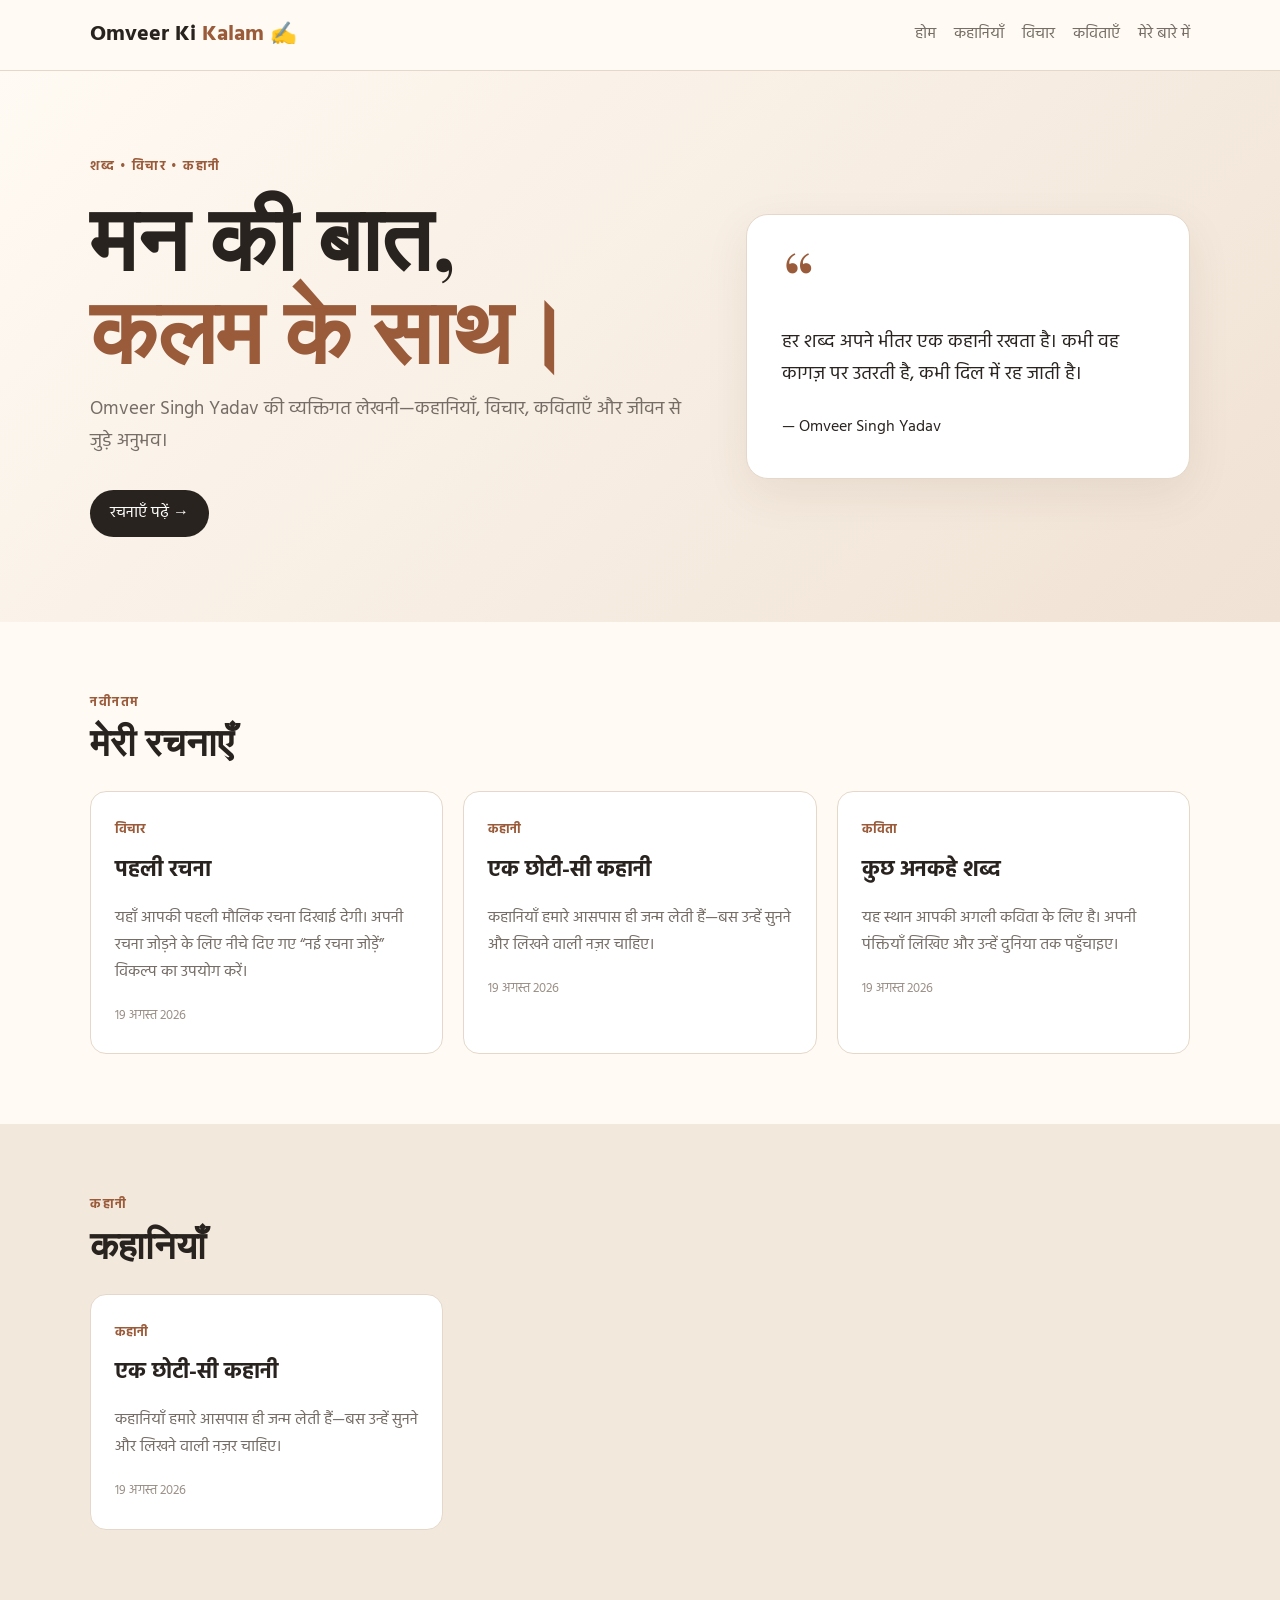
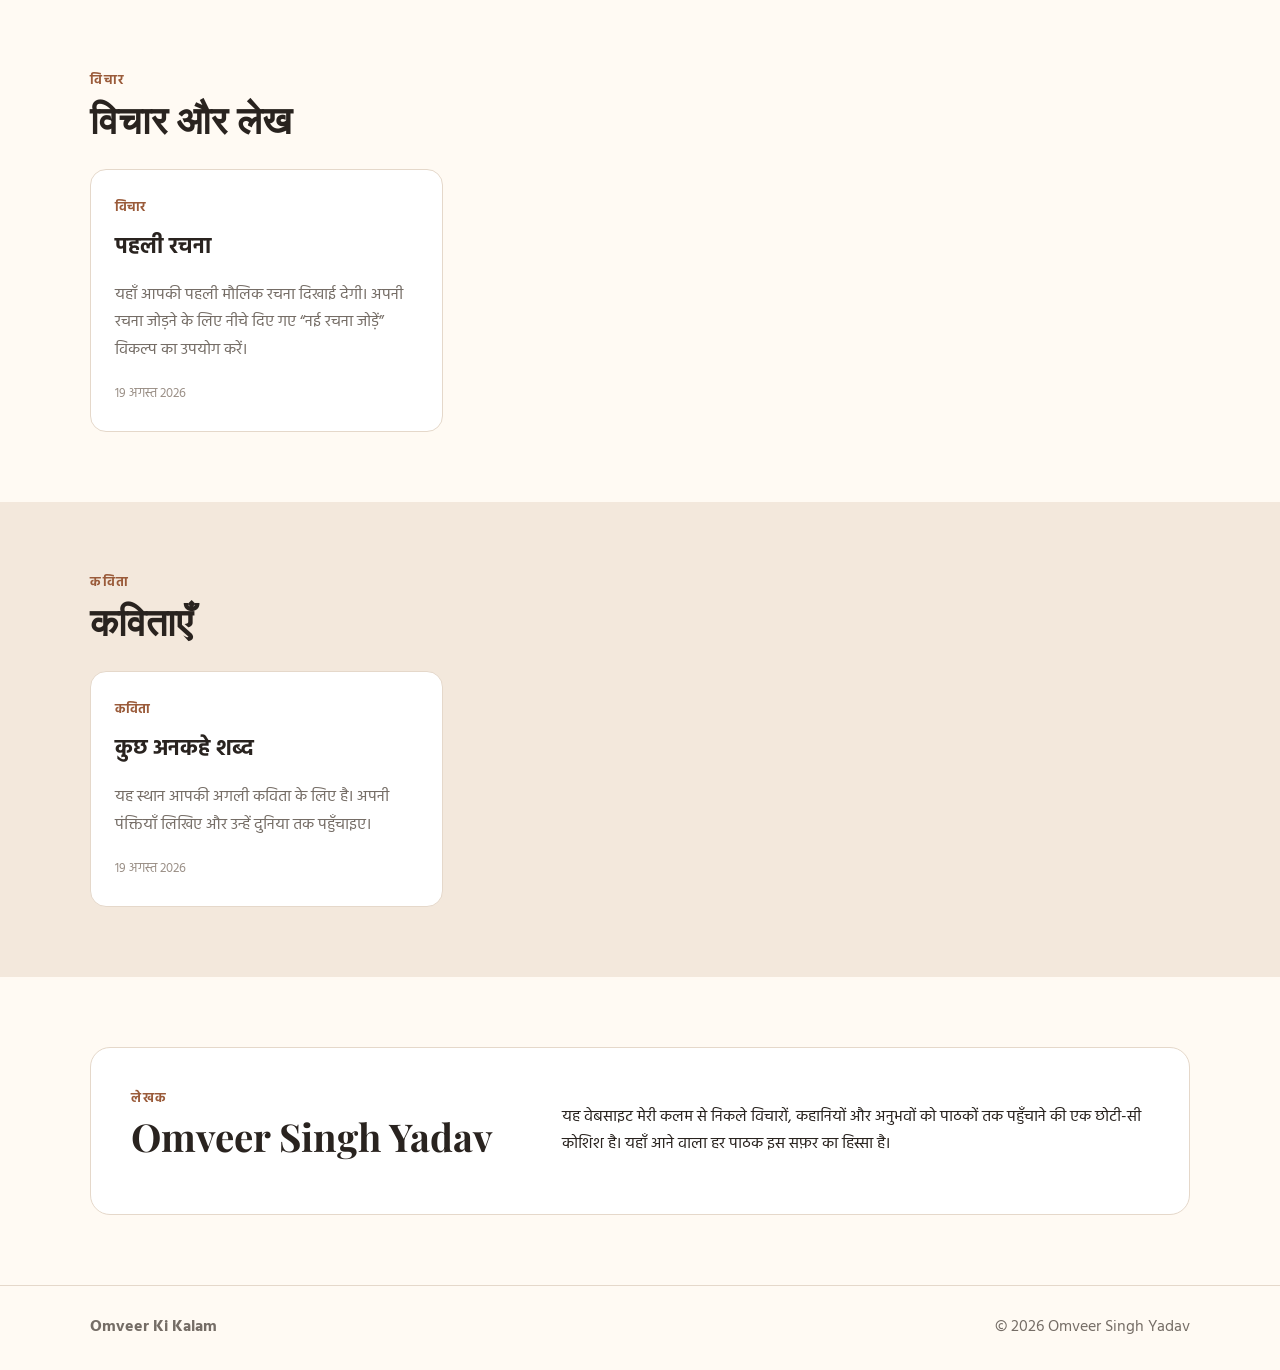
<file: index.html>
<!doctype html>
<html lang="hi">
<head>
<meta charset="utf-8"><meta name="viewport" content="width=device-width,initial-scale=1">
<title>Omveer Ki Kalam</title>
<meta name="description" content="Omveer Singh Yadav की कहानियाँ, विचार और कविताएँ।">
<style>
@import url('https://fonts.googleapis.com/css2?family=Hind:wght@400;500;600;700&family=Playfair+Display:wght@600;700&display=swap');
:root{--ink:#29231f;--muted:#756d66;--paper:#fffaf3;--soft:#f3e8dc;--accent:#9a5b3a;--line:#e5d8ca}*{box-sizing:border-box}html{scroll-behavior:smooth}body{margin:0;background:var(--paper);color:var(--ink);font-family:Hind,sans-serif;line-height:1.7}.wrap{width:min(1100px,92%);margin:auto}.top{position:sticky;top:0;background:#fffaf3ee;backdrop-filter:blur(10px);border-bottom:1px solid var(--line);z-index:5}.nav{min-height:70px;display:flex;align-items:center;justify-content:space-between}.logo{font-weight:700;font-size:1.35rem}.logo b{color:var(--accent)}nav{display:flex;gap:18px;flex-wrap:wrap}nav a{color:var(--muted);text-decoration:none}.hero{padding:85px 0;background:linear-gradient(135deg,#fffaf3,#f0e2d4)}.grid{display:grid;grid-template-columns:1.15fr .85fr;gap:55px;align-items:center}.eyebrow{color:var(--accent);font-weight:700;letter-spacing:.12em;font-size:.82rem}.hero h1{font:700 clamp(3rem,7vw,6rem)/1.03 'Playfair Display';margin:10px 0 20px}.hero h1 em{color:var(--accent);font-style:normal}.lead{font-size:1.18rem;color:var(--muted);max-width:650px}.btn{display:inline-block;background:var(--ink);color:#fff;text-decoration:none;border-radius:999px;padding:10px 20px;margin-top:14px}.quote{background:white;border:1px solid var(--line);padding:35px;border-radius:22px;box-shadow:0 15px 45px #4d351b14;font-size:1.2rem}.quote .mark{font:5rem/0.7 'Playfair Display';color:var(--accent)}section{padding:70px 0}.soft{background:var(--soft)}.head{display:flex;justify-content:space-between;align-items:end;margin-bottom:25px}.head h2{font:700 2.4rem 'Playfair Display';margin:0}.cards{display:grid;grid-template-columns:repeat(3,1fr);gap:20px}.card{background:#fff;border:1px solid var(--line);border-radius:16px;padding:24px}.tag{color:var(--accent);font-size:.8rem;font-weight:700}.card h3{font-size:1.4rem;margin:7px 0}.card p{color:var(--muted)}.date{font-size:.8rem;color:#998e85}.about{display:grid}.aboutbox{background:#fff;border:1px solid var(--line);border-radius:20px;padding:40px;display:grid;grid-template-columns:.8fr 1.2fr;gap:40px}.aboutbox h2{font:700 2.4rem 'Playfair Display';margin:0}footer{border-top:1px solid var(--line);padding:28px 0;color:var(--muted)}footer .wrap{display:flex;justify-content:space-between}.empty{padding:30px;text-align:center;border:1px dashed var(--line);border-radius:16px;color:var(--muted);grid-column:1/-1}
@media(max-width:800px){nav{display:none}.grid,.aboutbox{grid-template-columns:1fr}.cards{grid-template-columns:1fr}.hero{padding:60px 0}section{padding:50px 0}footer .wrap{display:block}}
</style>
</head>
<body>
<header class="top"><div class="wrap nav"><div class="logo">Omveer Ki <b>Kalam ✍</b></div><nav><a href="#home">होम</a><a href="#stories">कहानियाँ</a><a href="#thoughts">विचार</a><a href="#poems">कविताएँ</a><a href="#about">मेरे बारे में</a></nav></div></header>
<main>
<section class="hero" id="home"><div class="wrap grid"><div><div class="eyebrow">शब्द • विचार • कहानी</div><h1>मन की बात,<br><em>कलम के साथ।</em></h1><p class="lead">Omveer Singh Yadav की व्यक्तिगत लेखनी—कहानियाँ, विचार, कविताएँ और जीवन से जुड़े अनुभव।</p><a class="btn" href="#latest">रचनाएँ पढ़ें →</a></div><div class="quote"><div class="mark">“</div><p>हर शब्द अपने भीतर एक कहानी रखता है। कभी वह कागज़ पर उतरती है, कभी दिल में रह जाती है।</p><small>— Omveer Singh Yadav</small></div></div></section>
<section id="latest"><div class="wrap"><div class="head"><div><div class="eyebrow">नवीनतम</div><h2>मेरी रचनाएँ</h2></div></div><div id="latestCards" class="cards"></div></div></section>
<section class="soft" id="stories"><div class="wrap"><div class="head"><div><div class="eyebrow">कहानी</div><h2>कहानियाँ</h2></div></div><div id="storiesCards" class="cards"></div></div></section>
<section id="thoughts"><div class="wrap"><div class="head"><div><div class="eyebrow">विचार</div><h2>विचार और लेख</h2></div></div><div id="thoughtCards" class="cards"></div></div></section>
<section class="soft" id="poems"><div class="wrap"><div class="head"><div><div class="eyebrow">कविता</div><h2>कविताएँ</h2></div></div><div id="poemCards" class="cards"></div></div></section>
<section id="about"><div class="wrap aboutbox"><div><div class="eyebrow">लेखक</div><h2>Omveer Singh Yadav</h2></div><p>यह वेबसाइट मेरी कलम से निकले विचारों, कहानियों और अनुभवों को पाठकों तक पहुँचाने की एक छोटी-सी कोशिश है। यहाँ आने वाला हर पाठक इस सफ़र का हिस्सा है।</p></div></section>
</main>
<footer><div class="wrap"><strong>Omveer Ki Kalam</strong><span>© 2026 Omveer Singh Yadav</span></div></footer>
<script>
const defaults=[
{title:'पहली रचना',cat:'विचार',text:'यहाँ आपकी पहली मौलिक रचना दिखाई देगी। अपनी रचना जोड़ने के लिए नीचे दिए गए “नई रचना जोड़ें” विकल्प का उपयोग करें।',date:'19 अगस्त 2026'},
{title:'एक छोटी-सी कहानी',cat:'कहानी',text:'कहानियाँ हमारे आसपास ही जन्म लेती हैं—बस उन्हें सुनने और लिखने वाली नज़र चाहिए।',date:'19 अगस्त 2026'},
{title:'कुछ अनकहे शब्द',cat:'कविता',text:'यह स्थान आपकी अगली कविता के लिए है। अपनी पंक्तियाँ लिखिए और उन्हें दुनिया तक पहुँचाइए।',date:'19 अगस्त 2026'}];
let posts=JSON.parse(localStorage.getItem('omveerPosts')||'null')||defaults;
function esc(s){return String(s).replace(/[&<>"']/g,m=>({'&':'&amp;','<':'&lt;','>':'&gt;','"':'&quot;',"'":'&#039;'}[m]))}
function card(p){return `<article class="card"><span class="tag">${esc(p.cat)}</span><h3>${esc(p.title)}</h3><p>${esc(p.text)}</p><span class="date">${esc(p.date)}</span></article>`}
function render(id,data){document.getElementById(id).innerHTML=data.length?data.map(card).join(''):'<div class="empty">अभी कोई रचना नहीं है।</div>'}
render('latestCards',posts.slice(0,6));render('storiesCards',posts.filter(p=>p.cat==='कहानी'));render('thoughtCards',posts.filter(p=>p.cat==='विचार'));render('poemCards',posts.filter(p=>p.cat==='कविता'));
</script>
</body></html>
</file>
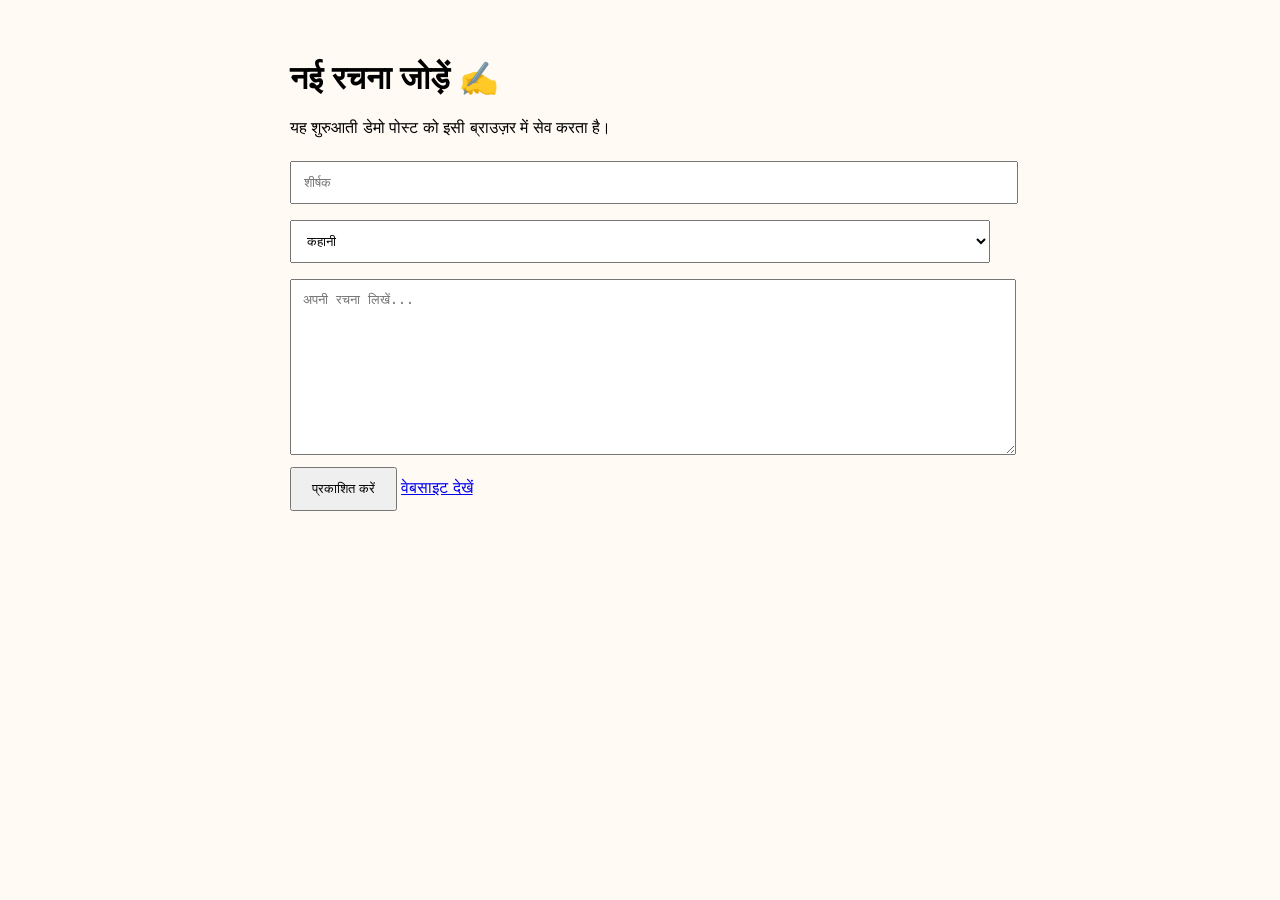
<file: admin.html>
<!doctype html><html lang="hi"><head><meta charset="utf-8"><meta name="viewport" content="width=device-width,initial-scale=1"><title>नई रचना — Omveer Ki Kalam</title><link rel="stylesheet" href="index.html"></head><body style="font-family:Arial,sans-serif;background:#fffaf3;padding:30px"><div style="max-width:700px;margin:auto"><h1>नई रचना जोड़ें ✍</h1><p>यह शुरुआती डेमो पोस्ट को इसी ब्राउज़र में सेव करता है।</p><input id="title" placeholder="शीर्षक" style="width:100%;padding:12px;margin:8px 0"><select id="cat" style="width:100%;padding:12px;margin:8px 0"><option>कहानी</option><option>विचार</option><option>कविता</option></select><textarea id="text" rows="10" placeholder="अपनी रचना लिखें..." style="width:100%;padding:12px;margin:8px 0"></textarea><button onclick="save()" style="padding:12px 20px">प्रकाशित करें</button> <a href="index.html">वेबसाइट देखें</a><p id="msg"></p></div><script>function save(){let t=title.value.trim(),x=text.value.trim();if(!t||!x)return alert('शीर्षक और रचना भरें');let p=JSON.parse(localStorage.getItem('omveerPosts')||'null')||[];p.unshift({title:t,cat:cat.value,text:x,date:new Date().toLocaleDateString('hi-IN',{day:'numeric',month:'long',year:'numeric'})});localStorage.setItem('omveerPosts',JSON.stringify(p));msg.textContent='रचना सेव हो गई। अब वेबसाइट देखें।';title.value='';text.value=''}</script></body></html>
</file>
